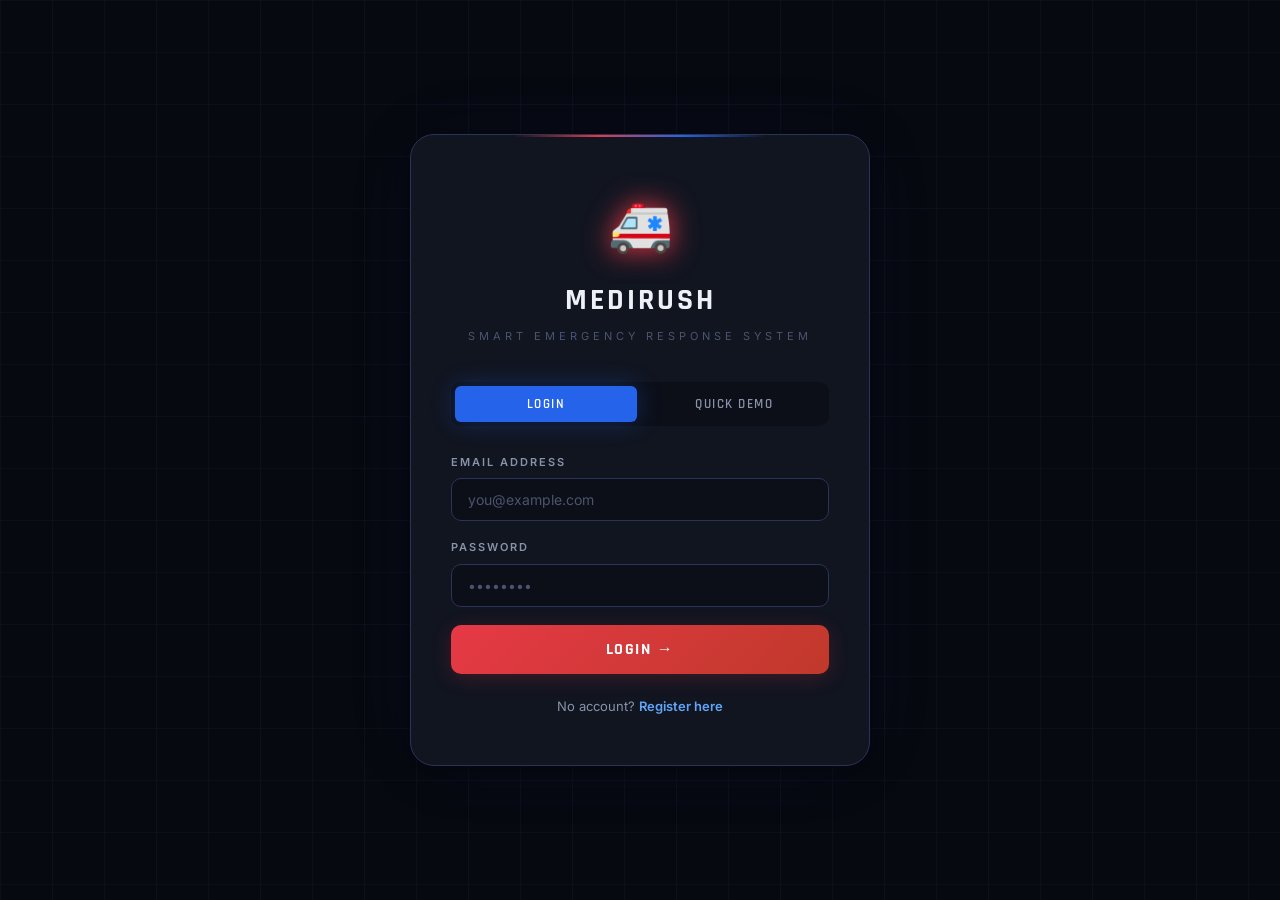
<file: ambulance-v2/src/main/resources/static/login.html>
<!DOCTYPE html>
<html lang="en">
<head>
  <meta charset="UTF-8"/>
  <meta name="viewport" content="width=device-width, initial-scale=1.0"/>
  <title>Login — MediRush</title>
  <link rel="stylesheet" href="style.css"/>
</head>
<body>
<div id="toast-wrap"></div>
<div class="auth-wrap">
  <div class="auth-card">
    <div class="auth-logo">
      <span class="logo-pulse">🚑</span>
      <h1>MediRush</h1>
      <p>Smart Emergency Response System</p>
    </div>

    <div class="auth-tabs">
      <button class="auth-tab active" onclick="switchTab('login')">Login</button>
      <button class="auth-tab" onclick="switchTab('demo')">Quick Demo</button>
    </div>

    <!-- Login -->
    <div id="tab-login">
      <div id="login-alert"></div>
      <div class="form-group">
        <label>Email Address</label>
        <input type="email" id="l-email" placeholder="you@example.com" autocomplete="email"/>
      </div>
      <div class="form-group">
        <label>Password</label>
        <input type="password" id="l-pass" placeholder="••••••••" autocomplete="current-password"/>
      </div>
      <button class="btn btn-primary" id="login-btn" onclick="doLogin()">Login →</button>
      <div class="auth-footer">No account? <a href="register.html">Register here</a></div>
    </div>

    <!-- Demo quick-login -->
    <div id="tab-demo" class="hidden">
      <div class="alert alert-info" style="margin-bottom:16px">
        ℹ️ Click any account to log in instantly.
      </div>
      <div style="display:flex;flex-direction:column;gap:10px">
        <div class="card" style="padding:14px;cursor:pointer;border-color:rgba(245,158,11,.45)" onclick="quick('admin@ambulance.com','admin123')">
          <div class="flex-c gap-12">
            <span style="font-size:28px">👑</span>
            <div>
              <div style="font-weight:700;color:var(--yellow);font-family:var(--fd);letter-spacing:1px">ADMIN</div>
              <div class="text-sm text-muted">admin@ambulance.com / admin123</div>
            </div>
          </div>
        </div>
        <div class="card" style="padding:14px;cursor:pointer;border-color:rgba(6,182,212,.45)" onclick="quick('driver1@ambulance.com','driver123')">
          <div class="flex-c gap-12">
            <span style="font-size:28px">🚑</span>
            <div>
              <div style="font-weight:700;color:var(--cyan);font-family:var(--fd);letter-spacing:1px">DRIVER — Rajan Kumar</div>
              <div class="text-sm text-muted">driver1@ambulance.com / driver123</div>
            </div>
          </div>
        </div>
        <div class="card" style="padding:14px;cursor:pointer;border-color:rgba(230,57,70,.45)" onclick="quick('patient1@ambulance.com','patient123')">
          <div class="flex-c gap-12">
            <span style="font-size:28px">🏥</span>
            <div>
              <div style="font-weight:700;color:var(--red);font-family:var(--fd);letter-spacing:1px">PATIENT — Priya Sharma</div>
              <div class="text-sm text-muted">patient1@ambulance.com / patient123</div>
            </div>
          </div>
        </div>
      </div>
    </div>
  </div>
</div>
<script src="script.js"></script>
<script>
  if (localStorage.getItem('amb_user')) window.location.href = 'dashboard.html';

  function switchTab(t) {
    document.getElementById('tab-login').classList.toggle('hidden', t !== 'login');
    document.getElementById('tab-demo').classList.toggle('hidden', t !== 'demo');
    document.querySelectorAll('.auth-tab').forEach((el,i) => {
      el.classList.toggle('active', (i===0 && t==='login') || (i===1 && t==='demo'));
    });
  }

  function setAlert(msg, type='error') {
    document.getElementById('login-alert').innerHTML = msg
      ? `<div class="alert alert-${type}">${msg}</div>` : '';
  }

  async function doLogin() {
    const email = document.getElementById('l-email').value.trim();
    const pass  = document.getElementById('l-pass').value;
    if (!email || !pass) { setAlert('Please enter email and password.'); return; }

    const btn = document.getElementById('login-btn');
    btn.disabled = true;
    btn.innerHTML = '<div class="spinner"></div> Authenticating…';

    try {
      const res  = await fetch('/api/auth/login', { method:'POST', headers:{'Content-Type':'application/json'}, body: JSON.stringify({email, password:pass}) });
      const data = await res.json();
      if (data.success) {
        localStorage.setItem('amb_user', JSON.stringify(data));
        toast('✅ Welcome back, ' + data.name + '!', 'success');
        setTimeout(() => window.location.href = 'dashboard.html', 600);
      } else {
        setAlert('❌ ' + data.message);
        btn.disabled = false; btn.innerHTML = 'Login →';
      }
    } catch(e) {
      setAlert('❌ Server unreachable. Is Spring Boot running?');
      btn.disabled = false; btn.innerHTML = 'Login →';
    }
  }

  function quick(email, password) {
    document.getElementById('l-email').value = email;
    document.getElementById('l-pass').value  = password;
    switchTab('login');
    setTimeout(doLogin, 150);
  }

  document.addEventListener('keydown', e => { if (e.key==='Enter') doLogin(); });
</script>
</body>
</html>
</file>
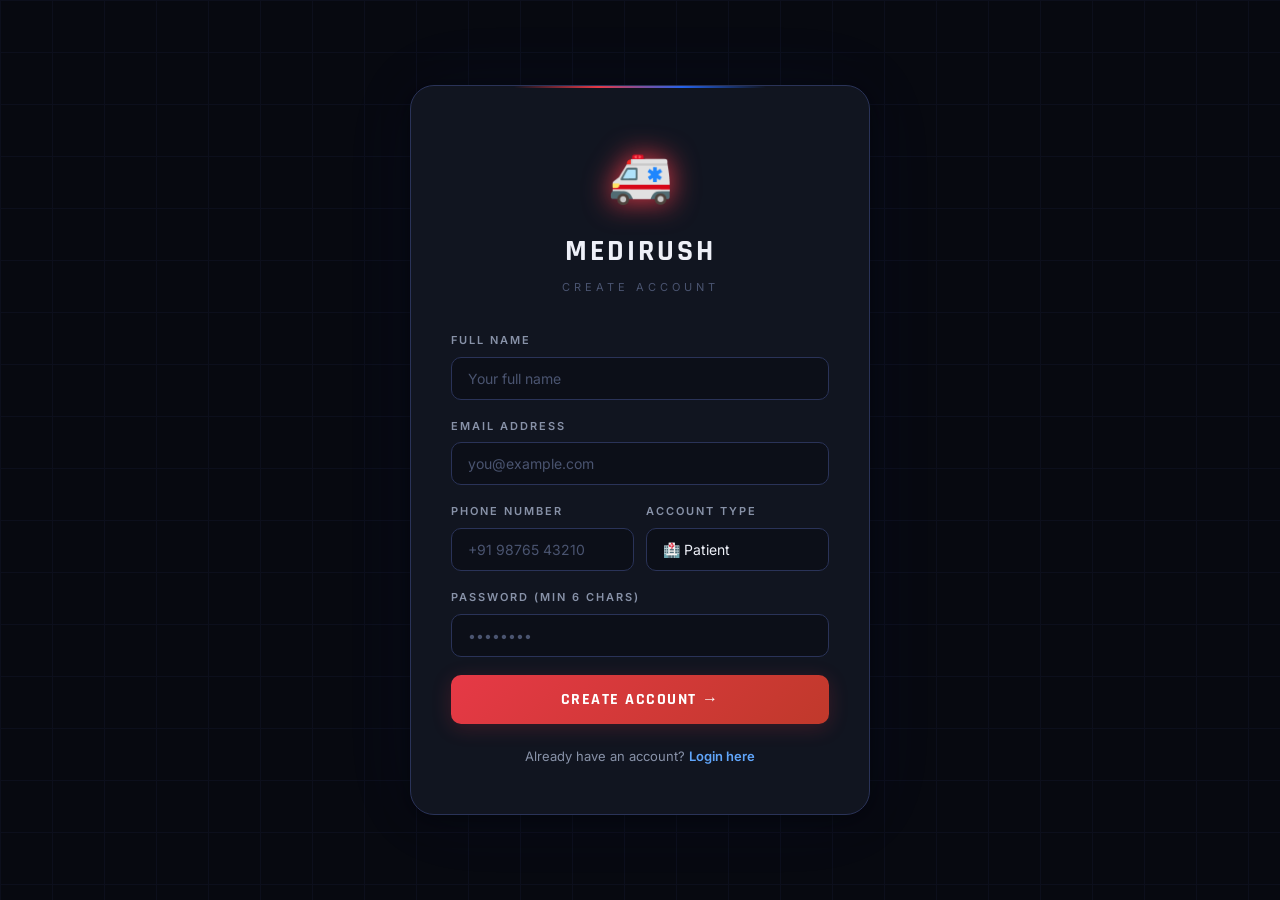
<file: ambulance-v2/src/main/resources/static/register.html>
<!DOCTYPE html>
<html lang="en">
<head>
  <meta charset="UTF-8"/>
  <meta name="viewport" content="width=device-width, initial-scale=1.0"/>
  <title>Register — MediRush</title>
  <link rel="stylesheet" href="style.css"/>
</head>
<body>
<div id="toast-wrap"></div>
<div class="auth-wrap">
  <div class="auth-card">
    <div class="auth-logo">
      <span class="logo-pulse">🚑</span>
      <h1>MediRush</h1>
      <p>Create Account</p>
    </div>

    <div id="reg-alert"></div>

    <div class="form-group">
      <label>Full Name</label>
      <input type="text" id="r-name" placeholder="Your full name"/>
    </div>
    <div class="form-group">
      <label>Email Address</label>
      <input type="email" id="r-email" placeholder="you@example.com"/>
    </div>
    <div class="input-row">
      <div class="form-group">
        <label>Phone Number</label>
        <input type="tel" id="r-phone" placeholder="+91 98765 43210"/>
      </div>
      <div class="form-group">
        <label>Account Type</label>
        <select id="r-role">
          <option value="PATIENT">🏥 Patient</option>
          <option value="DRIVER">🚑 Driver</option>
        </select>
      </div>
    </div>
    <div class="form-group">
      <label>Password (min 6 chars)</label>
      <input type="password" id="r-pass" placeholder="••••••••"/>
    </div>
    <button class="btn btn-primary" id="reg-btn" onclick="doRegister()">Create Account →</button>
    <div class="auth-footer">Already have an account? <a href="login.html">Login here</a></div>
  </div>
</div>
<script src="script.js"></script>
<script>
  function setAlert(msg, type='error') {
    document.getElementById('reg-alert').innerHTML = msg
      ? `<div class="alert alert-${type}">${msg}</div>` : '';
  }

  async function doRegister() {
    const name  = document.getElementById('r-name').value.trim();
    const email = document.getElementById('r-email').value.trim();
    const phone = document.getElementById('r-phone').value.trim();
    const role  = document.getElementById('r-role').value;
    const pass  = document.getElementById('r-pass').value;

    if (!name || !email || !pass) { setAlert('Name, email and password are required.'); return; }
    if (pass.length < 6) { setAlert('Password must be at least 6 characters.'); return; }

    const btn = document.getElementById('reg-btn');
    btn.disabled = true; btn.innerHTML = '<div class="spinner"></div> Creating…';

    try {
      const res  = await fetch('/api/auth/register', { method:'POST', headers:{'Content-Type':'application/json'}, body: JSON.stringify({name,email,phone,password:pass,role}) });
      const data = await res.json();
      if (data.success) {
        setAlert('✅ ' + data.message, 'success');
        setTimeout(() => window.location.href = 'login.html', 1800);
      } else {
        setAlert('❌ ' + data.message);
        btn.disabled = false; btn.innerHTML = 'Create Account →';
      }
    } catch(e) {
      setAlert('❌ Server error. Please try again.');
      btn.disabled = false; btn.innerHTML = 'Create Account →';
    }
  }

  document.addEventListener('keydown', e => { if (e.key==='Enter') doRegister(); });
</script>
</body>
</html>
</file>
<file: ambulance-v2/src/main/resources/static/style.css>
@import url('https://fonts.googleapis.com/css2?family=Rajdhani:wght@400;500;600;700&family=Inter:wght@300;400;500;600;700&family=Share+Tech+Mono&display=swap');

/* ══════════════════════════════════════════════════
   CSS VARIABLES
══════════════════════════════════════════════════ */
:root {
  --bg0: #070910;
  --bg1: #0c0f18;
  --bg2: #111520;
  --bg3: #171c2c;
  --bg4: #1d2438;
  --border: #1e2640;
  --border2: #2a3358;

  --red:    #e63946;
  --red2:   #c0392b;
  --redg:   rgba(230,57,70,.2);
  --blue:   #2563eb;
  --blue2:  #1d4ed8;
  --blueg:  rgba(37,99,235,.2);
  --cyan:   #06b6d4;
  --green:  #22c55e;
  --yellow: #f59e0b;
  --orange: #f97316;
  --purple: #a855f7;

  --t1: #eef0f8;
  --t2: #8892a8;
  --t3: #4a5470;

  --fd: 'Rajdhani', sans-serif;
  --fb: 'Inter', sans-serif;
  --fm: 'Share Tech Mono', monospace;

  --r1:6px; --r2:10px; --r3:16px; --r4:24px;
  --trans: all .18s ease;

  --shadow: 0 4px 24px rgba(0,0,0,.5);
  --glow-r: 0 0 24px rgba(230,57,70,.3);
  --glow-b: 0 0 24px rgba(37,99,235,.3);
}

*, *::before, *::after { box-sizing: border-box; margin:0; padding:0; }
html, body { height:100%; background:var(--bg0); color:var(--t1); font-family:var(--fb); font-size:15px; line-height:1.6; -webkit-font-smoothing:antialiased; }

/* Grid texture */
body::before {
  content:''; position:fixed; inset:0; pointer-events:none; z-index:0;
  background-image: linear-gradient(var(--border) 1px, transparent 1px), linear-gradient(90deg, var(--border) 1px, transparent 1px);
  background-size:52px 52px; opacity:.25;
}

::-webkit-scrollbar { width:5px; }
::-webkit-scrollbar-track { background:var(--bg1); }
::-webkit-scrollbar-thumb { background:var(--border2); border-radius:3px; }
::-webkit-scrollbar-thumb:hover { background:var(--blue); }

/* ══════════════════════════════════════════════════
   AUTH
══════════════════════════════════════════════════ */
.auth-wrap {
  min-height:100vh; display:flex; align-items:center; justify-content:center;
  padding:24px; position:relative; z-index:1;
}
.auth-card {
  width:100%; max-width:460px;
  background:var(--bg2); border:1px solid var(--border2); border-radius:var(--r4);
  padding:48px 40px; position:relative;
  box-shadow:var(--shadow), 0 0 80px rgba(37,99,235,.06);
}
.auth-card::before {
  content:''; position:absolute; top:0; left:50%; transform:translateX(-50%);
  width:55%; height:2px;
  background:linear-gradient(90deg,transparent,var(--red),var(--blue),transparent);
}
.auth-logo { text-align:center; margin-bottom:36px; }
.logo-pulse { font-size:52px; display:block; margin-bottom:10px; filter:drop-shadow(0 0 14px var(--red)); animation:logoFloat 3s ease-in-out infinite; }
@keyframes logoFloat { 0%,100%{transform:translateY(0)} 50%{transform:translateY(-6px)} }
.auth-logo h1 { font-family:var(--fd); font-size:30px; font-weight:700; letter-spacing:3px; text-transform:uppercase; }
.auth-logo p { font-size:11px; color:var(--t3); letter-spacing:4px; text-transform:uppercase; margin-top:4px; }
.auth-tabs { display:flex; gap:6px; background:var(--bg1); padding:4px; border-radius:var(--r2); margin-bottom:28px; }
.auth-tab { flex:1; padding:10px; border:none; background:transparent; color:var(--t2); font-family:var(--fd); font-size:13px; font-weight:600; letter-spacing:1.5px; text-transform:uppercase; border-radius:var(--r1); cursor:pointer; transition:var(--trans); }
.auth-tab.active { background:var(--blue); color:#fff; box-shadow:var(--glow-b); }

/* ══════════════════════════════════════════════════
   FORM ELEMENTS
══════════════════════════════════════════════════ */
.form-group { margin-bottom:18px; }
.form-group label { display:block; font-size:11px; font-weight:600; letter-spacing:2px; text-transform:uppercase; color:var(--t2); margin-bottom:7px; }
.form-group input, .form-group select, .form-group textarea {
  width:100%; padding:12px 16px;
  background:var(--bg1); border:1px solid var(--border2); border-radius:var(--r2);
  color:var(--t1); font-family:var(--fb); font-size:14px; outline:none;
  transition:var(--trans); appearance:none;
}
.form-group input:focus, .form-group select:focus { border-color:var(--blue); box-shadow:0 0 0 3px var(--blueg); }
.form-group input::placeholder { color:var(--t3); }
.form-group select option { background:var(--bg3); color:var(--t1); }
.input-row { display:flex; gap:12px; }
.input-row .form-group { flex:1; }

/* ══════════════════════════════════════════════════
   BUTTONS
══════════════════════════════════════════════════ */
.btn {
  display:inline-flex; align-items:center; justify-content:center; gap:8px;
  padding:12px 24px; border:none; border-radius:var(--r2);
  font-family:var(--fd); font-size:15px; font-weight:700;
  letter-spacing:1.5px; text-transform:uppercase;
  cursor:pointer; transition:var(--trans); text-decoration:none; white-space:nowrap;
}
.btn:disabled { opacity:.5; cursor:not-allowed; transform:none !important; box-shadow:none !important; }

.btn-primary { background:linear-gradient(135deg,var(--red),var(--red2)); color:#fff; width:100%; padding:14px; font-size:16px; box-shadow:0 4px 20px var(--redg); }
.btn-primary:hover:not(:disabled) { transform:translateY(-2px); box-shadow:var(--glow-r); }

.btn-blue { background:linear-gradient(135deg,var(--blue),var(--blue2)); color:#fff; box-shadow:0 4px 16px var(--blueg); }
.btn-blue:hover:not(:disabled) { transform:translateY(-2px); box-shadow:var(--glow-b); }

.btn-green { background:linear-gradient(135deg,#16a34a,#15803d); color:#fff; }
.btn-green:hover:not(:disabled) { transform:translateY(-2px); box-shadow:0 0 20px rgba(34,197,94,.3); }

.btn-yellow { background:linear-gradient(135deg,var(--yellow),#d97706); color:#070910; }
.btn-yellow:hover:not(:disabled) { transform:translateY(-2px); }

.btn-red { background:linear-gradient(135deg,var(--red),var(--red2)); color:#fff; }
.btn-red:hover:not(:disabled) { transform:translateY(-2px); box-shadow:var(--glow-r); }

.btn-ghost { background:var(--bg3); color:var(--t1); border:1px solid var(--border2); }
.btn-ghost:hover:not(:disabled) { border-color:var(--blue); color:var(--cyan); }

.btn-danger { background:rgba(230,57,70,.15); color:var(--red); border:1px solid rgba(230,57,70,.4); }
.btn-danger:hover:not(:disabled) { background:var(--red); color:#fff; }

.btn-sm { padding:7px 14px; font-size:12px; }
.btn-full { width:100%; }

/* PANIC BUTTON */
.btn-panic {
  background:linear-gradient(135deg,#7c0000,var(--red));
  color:#fff; padding:18px 32px; font-size:20px; font-weight:700;
  letter-spacing:3px; border-radius:var(--r3); border:2px solid var(--red);
  box-shadow:0 0 40px rgba(230,57,70,.5);
  animation:panicPulse 1.5s ease-in-out infinite;
  width:100%;
}
@keyframes panicPulse {
  0%,100%{box-shadow:0 0 40px rgba(230,57,70,.5)}
  50%{box-shadow:0 0 80px rgba(230,57,70,.9), 0 0 120px rgba(230,57,70,.4)}
}

/* ══════════════════════════════════════════════════
   NAVBAR
══════════════════════════════════════════════════ */
.navbar {
  position:fixed; top:0; left:0; right:0; z-index:999;
  height:64px; display:flex; align-items:center; padding:0 24px; gap:14px;
  background:rgba(7,9,16,.96); backdrop-filter:blur(16px);
  border-bottom:1px solid var(--border);
}
.nav-brand { display:flex; align-items:center; gap:10px; text-decoration:none; }
.nav-brand .icon { font-size:26px; filter:drop-shadow(0 0 10px var(--red)); }
.nav-brand span { font-family:var(--fd); font-size:22px; font-weight:700; letter-spacing:2.5px; text-transform:uppercase; color:var(--t1); }
.nav-live { background:var(--red); color:#fff; font-size:9px; font-weight:700; padding:2px 8px; border-radius:20px; letter-spacing:1px; animation:liveBlink 2s ease infinite; }
@keyframes liveBlink { 0%,100%{opacity:1} 50%{opacity:.6} }
.nav-spacer { flex:1; }
.nav-user { display:flex; align-items:center; gap:10px; font-size:13px; }
.nav-name { color:var(--t1); font-weight:600; }
.nav-role { padding:3px 12px; border-radius:20px; font-size:10px; font-weight:700; letter-spacing:1.5px; text-transform:uppercase; border:1px solid; }
.nav-role.ADMIN   { color:var(--yellow); border-color:var(--yellow); }
.nav-role.DRIVER  { color:var(--cyan);   border-color:var(--cyan); }
.nav-role.PATIENT { color:var(--red);    border-color:var(--red); }

/* ══════════════════════════════════════════════════
   LAYOUT
══════════════════════════════════════════════════ */
.app-layout { display:flex; min-height:100vh; padding-top:64px; position:relative; z-index:1; }
.sidebar {
  position:fixed; left:0; top:64px; bottom:0; width:230px;
  background:var(--bg1); border-right:1px solid var(--border);
  padding:20px 12px; overflow-y:auto; z-index:100;
}
.sidebar-group-label {
  font-size:9px; font-weight:700; letter-spacing:3px; text-transform:uppercase;
  color:var(--t3); padding:0 10px; margin:20px 0 6px;
}
.sidebar-group-label:first-child { margin-top:0; }
.sidebar-item {
  display:flex; align-items:center; gap:10px;
  padding:10px 12px; border-radius:var(--r1);
  color:var(--t2); font-size:13.5px; font-weight:500;
  cursor:pointer; transition:var(--trans);
  border:1px solid transparent; background:transparent;
  width:100%; text-align:left; margin-bottom:2px;
}
.sidebar-item:hover { background:var(--bg3); color:var(--t1); border-color:var(--border2); }
.sidebar-item.active { background:var(--bg4); color:var(--cyan); border-color:var(--blue); }
.sidebar-item .si-icon { font-size:18px; width:22px; text-align:center; }
.sidebar-badge { margin-left:auto; background:var(--red); color:#fff; font-size:10px; font-weight:700; padding:1px 7px; border-radius:20px; }

.main { margin-left:230px; padding:32px; min-height:100%; flex:1; }

/* ══════════════════════════════════════════════════
   CARDS & STATS
══════════════════════════════════════════════════ */
.stats-grid { display:grid; grid-template-columns:repeat(auto-fill,minmax(190px,1fr)); gap:16px; margin-bottom:28px; }
.stat-card {
  background:var(--bg2); border:1px solid var(--border2); border-radius:var(--r3);
  padding:22px; position:relative; overflow:hidden; transition:var(--trans); cursor:default;
}
.stat-card:hover { transform:translateY(-3px); border-color:var(--blue); box-shadow:var(--glow-b); }
.stat-card .orb {
  position:absolute; top:-10px; right:-10px; width:80px; height:80px; border-radius:50%;
  opacity:.08; pointer-events:none;
}
.stat-card.s-red   .orb { background:var(--red);    box-shadow:0 0 40px var(--red); }
.stat-card.s-blue  .orb { background:var(--blue);   box-shadow:0 0 40px var(--blue); }
.stat-card.s-green .orb { background:var(--green);  box-shadow:0 0 40px var(--green); }
.stat-card.s-yel   .orb { background:var(--yellow); box-shadow:0 0 40px var(--yellow); }
.stat-card.s-cyan  .orb { background:var(--cyan);   box-shadow:0 0 40px var(--cyan); }
.stat-card.s-pur   .orb { background:var(--purple); box-shadow:0 0 40px var(--purple); }
.stat-icon { font-size:26px; margin-bottom:10px; display:block; }
.stat-val { font-family:var(--fd); font-size:38px; font-weight:700; line-height:1; margin-bottom:4px; }
.s-red  .stat-val { color:var(--red); }
.s-blue .stat-val { color:#60a5fa; }
.s-green.stat-val  { color:var(--green); }
.s-green .stat-val { color:var(--green); }
.s-yel  .stat-val { color:var(--yellow); }
.s-cyan .stat-val { color:var(--cyan); }
.s-pur  .stat-val { color:var(--purple); }
.stat-label { font-size:11px; color:var(--t2); letter-spacing:1.5px; text-transform:uppercase; font-weight:600; }

.card { background:var(--bg2); border:1px solid var(--border2); border-radius:var(--r3); padding:24px; margin-bottom:24px; }
.card-head {
  font-family:var(--fd); font-size:15px; font-weight:600; letter-spacing:1.5px;
  text-transform:uppercase; color:var(--t2); margin-bottom:20px;
  padding-bottom:12px; border-bottom:1px solid var(--border);
  display:flex; align-items:center; gap:8px;
}
.card-head .dot { width:8px; height:8px; border-radius:50%; background:var(--red); box-shadow:0 0 8px var(--red); }

/* ══════════════════════════════════════════════════
   PAGE TITLES
══════════════════════════════════════════════════ */
.page-title { font-family:var(--fd); font-size:30px; font-weight:700; letter-spacing:2px; text-transform:uppercase; margin-bottom:28px; display:flex; align-items:center; gap:12px; }
.page-title .acc { color:var(--red); }

/* ══════════════════════════════════════════════════
   TABLE
══════════════════════════════════════════════════ */
.table-wrap { overflow-x:auto; border-radius:var(--r2); border:1px solid var(--border); }
table { width:100%; border-collapse:collapse; font-size:13px; }
thead th { background:var(--bg1); padding:12px 16px; text-align:left; font-size:10px; font-weight:700; letter-spacing:2px; text-transform:uppercase; color:var(--t3); border-bottom:1px solid var(--border); white-space:nowrap; }
tbody tr { border-bottom:1px solid var(--border); transition:background .12s; }
tbody tr:last-child { border-bottom:none; }
tbody tr:hover { background:var(--bg3); }
tbody td { padding:12px 16px; color:var(--t2); vertical-align:middle; }
tbody td strong { color:var(--t1); }

/* ══════════════════════════════════════════════════
   BADGES / STATUS
══════════════════════════════════════════════════ */
.badge {
  display:inline-flex; align-items:center; gap:5px;
  padding:3px 10px; border-radius:20px; font-size:10px; font-weight:700;
  letter-spacing:1.5px; text-transform:uppercase; border:1px solid;
  white-space:nowrap;
}
.badge::before { content:''; width:6px; height:6px; border-radius:50%; background:currentColor; }
.badge-AVAILABLE,.badge-available,.badge-COMPLETED,.badge-completed { color:var(--green); border-color:rgba(34,197,94,.35); background:rgba(34,197,94,.1); }
.badge-BUSY,.badge-busy { color:var(--red); border-color:rgba(230,57,70,.35); background:rgba(230,57,70,.1); }
.badge-OFFLINE,.badge-offline,.badge-CANCELLED,.badge-cancelled { color:var(--t3); border-color:rgba(74,85,104,.35); background:rgba(74,85,104,.1); }
.badge-ASSIGNED,.badge-assigned,.badge-ACCEPTED,.badge-accepted { color:#60a5fa; border-color:rgba(59,130,246,.35); background:rgba(59,130,246,.1); }
.badge-ARRIVING,.badge-arriving,.badge-SENT_TO_DRIVERS { color:var(--cyan); border-color:rgba(6,182,212,.35); background:rgba(6,182,212,.1); }
.badge-ARRIVED,.badge-arrived { color:var(--yellow); border-color:rgba(245,158,11,.35); background:rgba(245,158,11,.1); }
.badge-PENDING,.badge-pending,.badge-REQUESTED { color:var(--orange); border-color:rgba(249,115,22,.35); background:rgba(249,115,22,.1); }
.badge-HIGH { color:var(--red);    border-color:rgba(230,57,70,.35);  background:rgba(230,57,70,.1); }
.badge-MEDIUM { color:var(--yellow); border-color:rgba(245,158,11,.35); background:rgba(245,158,11,.1); }
.badge-LOW  { color:var(--green);  border-color:rgba(34,197,94,.35);  background:rgba(34,197,94,.1); }

/* ══════════════════════════════════════════════════
   MAP
══════════════════════════════════════════════════ */
#map { width:100%; height:420px; border-radius:var(--r3); border:1px solid var(--border2); overflow:hidden; background:#0d1117; }
.map-legend { display:flex; gap:16px; flex-wrap:wrap; margin-bottom:12px; }
.map-leg-item { display:flex; align-items:center; gap:6px; font-size:12px; color:var(--t2); }
.leg-dot { width:10px; height:10px; border-radius:50%; }
.leg-patient   { background:var(--red);    box-shadow:0 0 6px var(--red); }
.leg-ambulance { background:#60a5fa;       box-shadow:0 0 6px #60a5fa; }
.leg-hospital  { background:var(--green);  box-shadow:0 0 6px var(--green); }

/* Leaflet dark override */
.leaflet-container { background:#0d1117 !important; }
.leaflet-tile { filter:brightness(.65) saturate(.5); }
.leaflet-popup-content-wrapper { background:var(--bg3) !important; border:1px solid var(--border2) !important; border-radius:10px !important; box-shadow:var(--shadow) !important; }
.leaflet-popup-tip { background:var(--bg3) !important; }
.leaflet-popup-content { color:var(--t1) !important; font-size:13px; margin:10px 14px !important; }
.leaflet-control-zoom a { background:var(--bg3) !important; color:var(--t1) !important; border-color:var(--border2) !important; }

/* ══════════════════════════════════════════════════
   PRIORITY SELECTOR
══════════════════════════════════════════════════ */
.priority-grid { display:grid; grid-template-columns:repeat(3,1fr); gap:10px; margin-bottom:18px; }
.priority-opt {
  border:2px solid var(--border2); border-radius:var(--r2); padding:14px;
  text-align:center; cursor:pointer; transition:var(--trans); background:var(--bg3);
}
.priority-opt:hover { transform:translateY(-2px); }
.priority-opt .p-icon { font-size:24px; display:block; margin-bottom:6px; }
.priority-opt .p-name { font-family:var(--fd); font-size:13px; font-weight:700; letter-spacing:2px; text-transform:uppercase; }
.priority-opt.sel-HIGH   { border-color:var(--red);    background:rgba(230,57,70,.1);  box-shadow:0 0 16px rgba(230,57,70,.2); }
.priority-opt.sel-MEDIUM { border-color:var(--yellow); background:rgba(245,158,11,.1); box-shadow:0 0 16px rgba(245,158,11,.2); }
.priority-opt.sel-LOW    { border-color:var(--green);  background:rgba(34,197,94,.1);  box-shadow:0 0 16px rgba(34,197,94,.2); }

/* ══════════════════════════════════════════════════
   STATUS DRIVER GRID
══════════════════════════════════════════════════ */
.status-grid { display:grid; grid-template-columns:repeat(3,1fr); gap:12px; }
.status-opt {
  border:2px solid var(--border2); border-radius:var(--r2); padding:18px;
  text-align:center; cursor:pointer; transition:var(--trans); background:var(--bg3);
}
.status-opt:hover { transform:translateY(-2px); }
.status-opt .so-icon { font-size:28px; display:block; margin-bottom:8px; }
.status-opt .so-label { font-family:var(--fd); font-size:13px; font-weight:700; letter-spacing:2px; text-transform:uppercase; }
.status-opt.sel-AVAILABLE { border-color:var(--green); background:rgba(34,197,94,.1); box-shadow:0 0 18px rgba(34,197,94,.2); }
.status-opt.sel-BUSY      { border-color:var(--red);   background:rgba(230,57,70,.1); box-shadow:0 0 18px rgba(230,57,70,.2); }
.status-opt.sel-OFFLINE   { border-color:var(--t3);    background:rgba(74,85,104,.1); }

/* ══════════════════════════════════════════════════
   NEAREST AMBULANCE CARDS
══════════════════════════════════════════════════ */
.amb-cards { display:grid; grid-template-columns:repeat(auto-fill,minmax(200px,1fr)); gap:12px; margin-top:16px; }
.amb-card {
  background:var(--bg3); border:1px solid var(--border2); border-radius:var(--r2);
  padding:16px; transition:var(--trans); position:relative;
}
.amb-card:hover { border-color:var(--blue); transform:translateY(-2px); }
.amb-card .rank { position:absolute; top:10px; right:12px; font-family:var(--fm); font-size:20px; font-weight:700; color:var(--blue); opacity:.5; }
.amb-card .vnum { font-family:var(--fm); font-size:16px; font-weight:700; color:var(--cyan); margin-bottom:4px; }
.amb-card .dname { font-size:13px; color:var(--t2); margin-bottom:8px; }
.amb-card .amb-meta { display:flex; justify-content:space-between; font-size:12px; }
.amb-card .amb-dist { color:var(--yellow); font-weight:600; }
.amb-card .amb-eta { color:var(--green); font-weight:600; }

/* ══════════════════════════════════════════════════
   INFO BOX (dispatch result)
══════════════════════════════════════════════════ */
.info-box {
  background:var(--bg3); border:1px solid var(--blue); border-radius:var(--r3); padding:22px;
  margin-top:20px; position:relative; overflow:hidden;
}
.info-box::before { content:''; position:absolute; top:0; left:0; right:0; height:2px; background:linear-gradient(90deg,var(--blue),var(--cyan)); }
.info-box h3 { font-family:var(--fd); font-size:18px; font-weight:700; letter-spacing:1px; color:#60a5fa; margin-bottom:16px; display:flex; align-items:center; gap:8px; }
.info-grid { display:grid; grid-template-columns:1fr 1fr; gap:12px; }
.info-item label { font-size:10px; text-transform:uppercase; letter-spacing:1.5px; color:var(--t3); display:block; margin-bottom:3px; }
.info-item span  { font-size:14px; font-weight:600; color:var(--t1); }
.info-item span.big { font-family:var(--fd); font-size:26px; color:#60a5fa; }
.info-box .btn-row { display:flex; gap:10px; margin-top:18px; flex-wrap:wrap; }

/* Hospital box */
.hospital-box {
  background:rgba(34,197,94,.07); border:1px solid rgba(34,197,94,.3); border-radius:var(--r2);
  padding:14px 18px; margin-top:14px; display:flex; align-items:flex-start; gap:12px;
}
.hospital-box .hosp-icon { font-size:28px; }
.hospital-box h4 { font-size:14px; font-weight:600; color:var(--green); margin-bottom:3px; }
.hospital-box p  { font-size:12px; color:var(--t2); }

/* Driver request card */
.driver-req-card {
  background:linear-gradient(135deg,rgba(230,57,70,.1),rgba(37,99,235,.1));
  border:1px solid var(--red); border-radius:var(--r3); padding:22px; margin-bottom:20px; position:relative; overflow:hidden;
}
.driver-req-card::after { content:'🚨'; font-size:90px; position:absolute; right:16px; top:50%; transform:translateY(-50%); opacity:.08; pointer-events:none; }
.driver-req-card h3 { font-family:var(--fd); font-size:18px; font-weight:700; color:var(--red); margin-bottom:16px; display:flex; align-items:center; gap:8px; }

/* ══════════════════════════════════════════════════
   ALERTS / TOASTS
══════════════════════════════════════════════════ */
.alert { padding:12px 16px; border-radius:var(--r2); font-size:13px; display:flex; align-items:flex-start; gap:10px; margin-bottom:16px; border:1px solid; line-height:1.5; }
.alert-info    { color:#60a5fa;    border-color:rgba(59,130,246,.35);  background:rgba(59,130,246,.08); }
.alert-success { color:var(--green); border-color:rgba(34,197,94,.35); background:rgba(34,197,94,.08); }
.alert-error   { color:var(--red);  border-color:rgba(230,57,70,.35); background:rgba(230,57,70,.08); }
.alert-warning { color:var(--yellow); border-color:rgba(245,158,11,.35); background:rgba(245,158,11,.08); }

#toast-wrap { position:fixed; bottom:24px; right:24px; z-index:9999; display:flex; flex-direction:column; gap:10px; pointer-events:none; }
.toast {
  background:var(--bg4); border:1px solid var(--border2); border-radius:var(--r2);
  padding:14px 18px; font-size:13px; color:var(--t1); min-width:290px; max-width:360px;
  box-shadow:var(--shadow); display:flex; align-items:flex-start; gap:10px;
  animation:toastIn .3s ease; pointer-events:all; line-height:1.5;
}
.toast-icon { font-size:18px; flex-shrink:0; }
.toast-body strong { display:block; font-weight:700; margin-bottom:2px; }
.toast.t-success { border-color:rgba(34,197,94,.5); }
.toast.t-error   { border-color:rgba(230,57,70,.5); }
.toast.t-warning { border-color:rgba(245,158,11,.5); }
.toast.t-info    { border-color:rgba(59,130,246,.5); }
.toast.t-panic   { border-color:var(--red); box-shadow:var(--glow-r); animation:toastIn .3s ease, panicToast 1s ease infinite; }
@keyframes toastIn { from{opacity:0;transform:translateX(20px)} to{opacity:1;transform:none} }
@keyframes panicToast { 0%,100%{box-shadow:0 0 20px rgba(230,57,70,.4)} 50%{box-shadow:0 0 40px rgba(230,57,70,.9)} }

/* ══════════════════════════════════════════════════
   ACTIVITY LOGS
══════════════════════════════════════════════════ */
.log-list { display:flex; flex-direction:column; gap:6px; max-height:400px; overflow-y:auto; }
.log-item { display:flex; gap:12px; padding:10px 14px; border-radius:var(--r1); background:var(--bg3); border:1px solid var(--border); font-size:12px; align-items:flex-start; }
.log-item .log-icon { font-size:16px; flex-shrink:0; margin-top:1px; }
.log-item .log-msg { flex:1; color:var(--t2); line-height:1.5; }
.log-item .log-msg strong { color:var(--t1); font-weight:600; }
.log-item .log-time { color:var(--t3); white-space:nowrap; font-family:var(--fm); }
.log-item.log-SUCCESS { border-color:rgba(34,197,94,.25); }
.log-item.log-DANGER  { border-color:rgba(230,57,70,.25); }
.log-item.log-WARNING { border-color:rgba(245,158,11,.25); }
.log-item.log-INFO    { border-color:rgba(59,130,246,.2); }

/* ══════════════════════════════════════════════════
   PULSE / SPINNERS
══════════════════════════════════════════════════ */
.pulse-dot { display:inline-flex; align-items:center; gap:6px; font-size:12px; color:var(--green); font-weight:600; }
.pulse-dot::before { content:''; width:8px; height:8px; border-radius:50%; background:var(--green); animation:pulseAnim 1.5s infinite; }
@keyframes pulseAnim { 0%{box-shadow:0 0 0 0 rgba(34,197,94,.5)} 70%{box-shadow:0 0 0 8px rgba(34,197,94,0)} 100%{box-shadow:0 0 0 0 rgba(34,197,94,0)} }
.spinner { width:20px; height:20px; border:2px solid var(--border2); border-top-color:var(--blue); border-radius:50%; animation:spin .7s linear infinite; flex-shrink:0; }
@keyframes spin { to{transform:rotate(360deg)} }
.loading-block { display:flex; align-items:center; justify-content:center; padding:48px; color:var(--t3); gap:12px; font-size:14px; }

/* ══════════════════════════════════════════════════
   UTILITIES
══════════════════════════════════════════════════ */
.hidden  { display:none !important; }
.panel   { display:none; }
.panel.active { display:block; }
.flex    { display:flex; }
.flex-c  { display:flex; align-items:center; }
.flex-sb { display:flex; align-items:center; justify-content:space-between; }
.gap-8  { gap:8px; }
.gap-12 { gap:12px; }
.gap-16 { gap:16px; }
.mt-8  { margin-top:8px; }
.mt-16 { margin-top:16px; }
.mt-24 { margin-top:24px; }
.mb-16 { margin-bottom:16px; }
.mb-24 { margin-bottom:24px; }
.text-sm  { font-size:12px; }
.text-muted { color:var(--t3); }
.text-red   { color:var(--red); }
.text-blue  { color:#60a5fa; }
.text-green { color:var(--green); }
.text-yel   { color:var(--yellow); }
.text-cyan  { color:var(--cyan); }
.mono { font-family:var(--fm); }
.w100 { width:100%; }
.auth-footer { text-align:center; margin-top:22px; font-size:13px; color:var(--t2); }
.auth-footer a { color:#60a5fa; text-decoration:none; font-weight:600; }
.auth-footer a:hover { text-decoration:underline; }

/* ══════════════════════════════════════════════════
   RESPONSIVE
══════════════════════════════════════════════════ */
@media(max-width:900px) {
  .sidebar { width:0; overflow:hidden; }
  .main { margin-left:0; padding:20px; }
  .stats-grid { grid-template-columns:1fr 1fr; }
}
@media(max-width:600px) {
  .stats-grid { grid-template-columns:1fr; }
  .status-grid { grid-template-columns:1fr; }
  .priority-grid { grid-template-columns:1fr; }
  .info-grid { grid-template-columns:1fr; }
  .input-row { flex-direction:column; }
  .auth-card { padding:32px 20px; }
}
</file>
